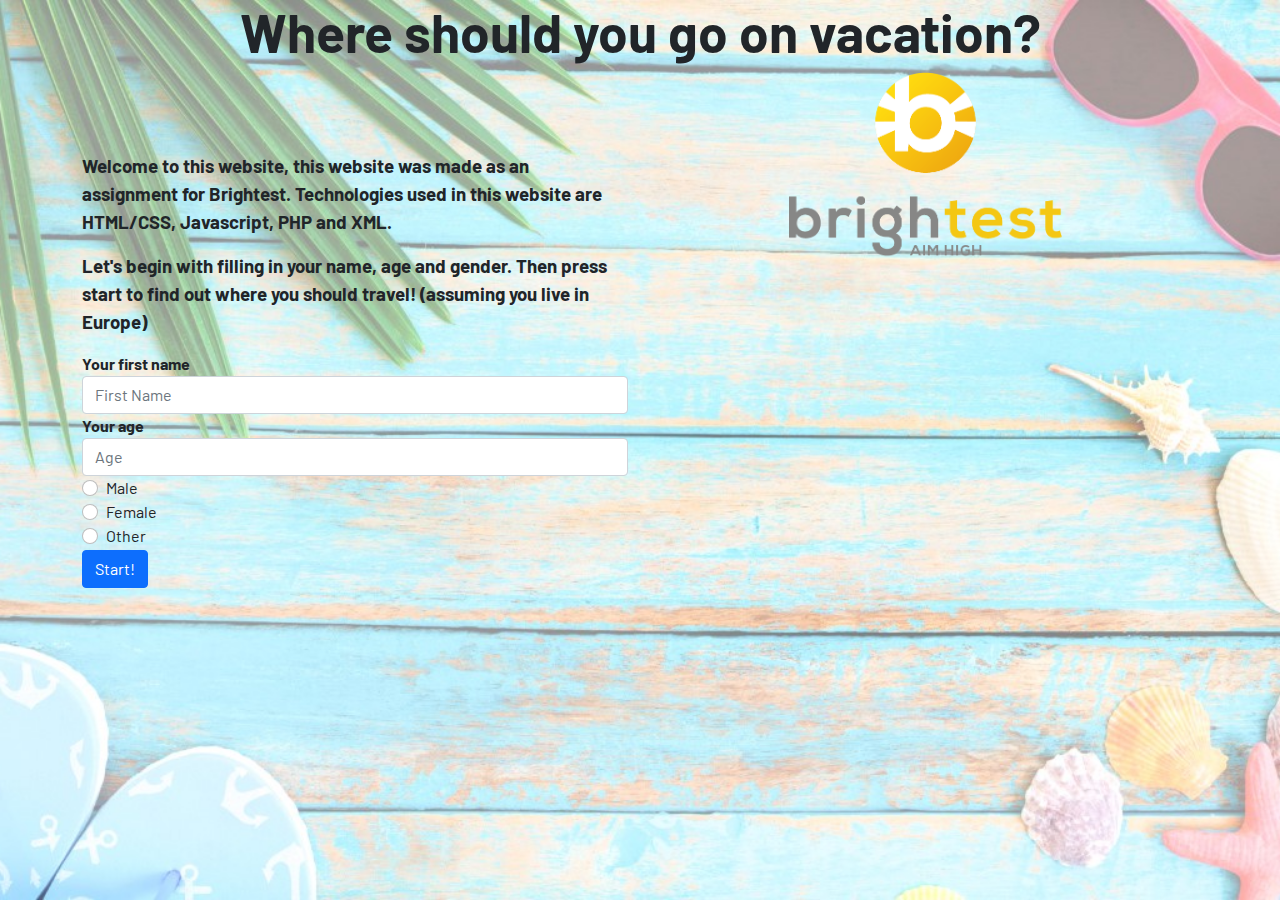
<file: index.html>
<!DOCTYPE html>
<html lang="en">
<head>
    <meta charset="UTF-8">
    <meta http-equiv="X-UA-Compatible" content="IE=edge">
    <meta name="viewport" content="width=device-width, initial-scale=1.0">
    <title>Document</title>
    <link rel="stylesheet" href="bootstrap/css/bootstrap.css">
</head>
<body>
    <script>
        window.location.href = "views/start/start.html";
    </script>
    <script src="bootstrap/js/bootstrap.js" type="text/javascript"></script>
</body>
</html>
</file>
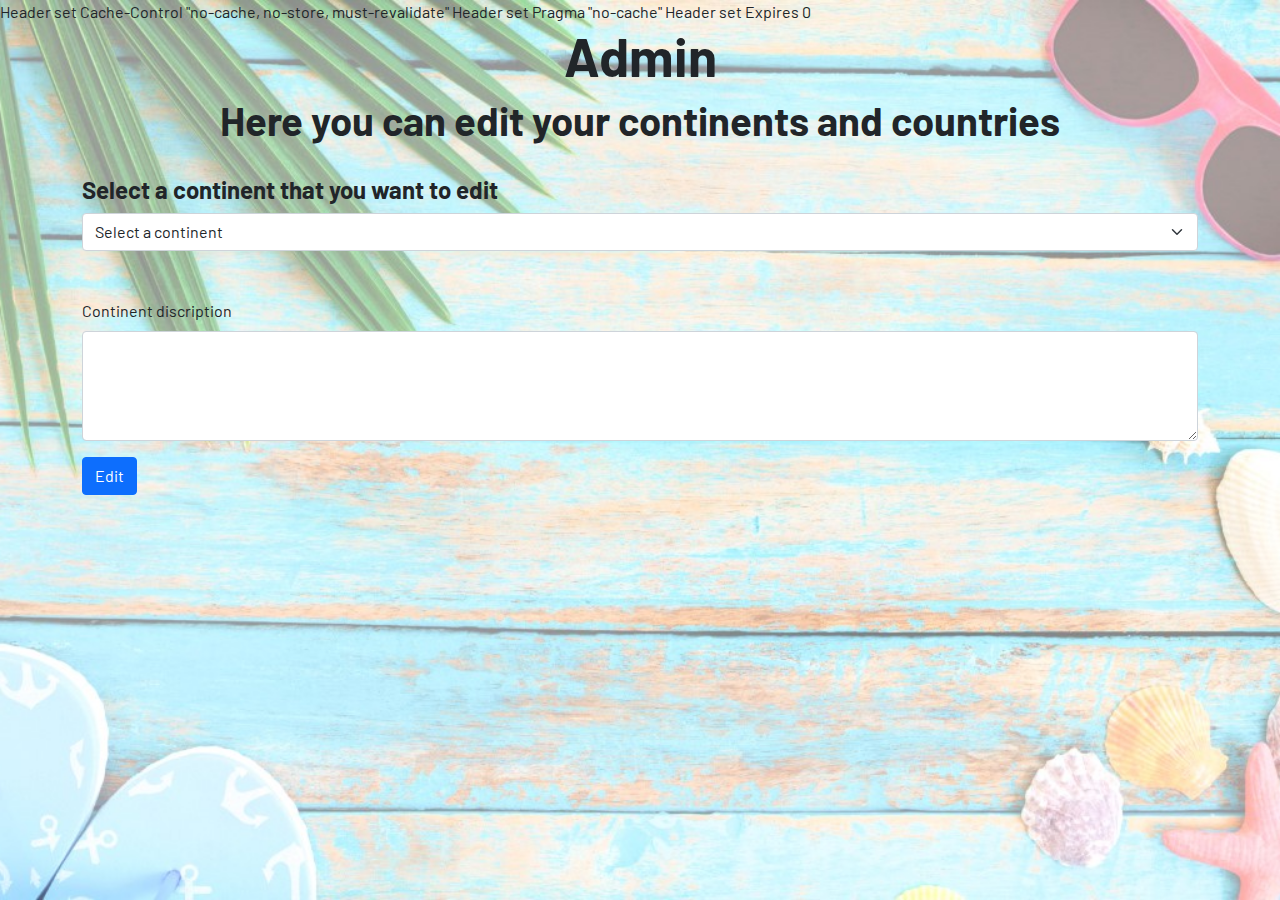
<file: admin/start/admin.html>
<!DOCTYPE html>
<html lang="en">
<head>
    <meta charset="UTF-8">
    <meta http-equiv="X-UA-Compatible" content="IE=edge">
    <meta name="viewport" content="width=device-width, initial-scale=1.0">
    <title>Document</title>
    <link rel="stylesheet" href="../../bootstrap/css/bootstrap.css">
    <link rel="stylesheet" href="../../css/main.css">
    <IfModule mod_headers.c>
        Header set Cache-Control "no-cache, no-store, must-revalidate"
        Header set Pragma "no-cache"
        Header set Expires 0
    </IfModule>
</head>
<body>
    
<div class="container">
    <div class="row">
        <div class="text-center col-md-12">
            <h1>Admin</h1>
            <h3>Here you can edit your continents and countries</h3>
        </div>
    </div>
    <div class="row">
        <div class="col-md-12">
            <br>
            <h4>Select a continent that you want to edit</h4>
            <select onchange="selectValue();" id="continents-select" class="form-select" aria-label="Default select example">
                <option value="">Select a continent</option>
                <option value="europe">Europe</option>
                <option value="asia">Asia</option>
                <option value="australia">Australia</option>
                <option value="america">USA</option>
                <option value="africa">Africa</option>
                <option value="home">Home</option>
            </select>
            <br>
            <br>
        </div>
    </div>
    <div class="row">
        <div class="col-md-12">
            <form id="continent-form" action="../../php/edit_continent.php" method="POST">
                <div class="mb-3">
                  <input type="hidden" name="continent" id="hidden">
                  <label class="form-label">Continent discription</label>
                  <textarea id="discription" class="form-control" name="discription" form="continent-form" rows="4" cols="50"></textarea>
                </div>
                <button type="submit" class="btn btn-primary">Edit</button>
              </form>
        </div>
    </div>
    <div id="edit-country" class="row">
        <div class="col-md-12">
            <br>
            <h4>Select a country that you want to edit</h4>
            <form action="" method="POST">
                <select onchange="selectValueCountry();" id="country-select" class="form-select" aria-label="Default select example">
                    <option value="">Select a country</option>
                </select>
            </form>
        </div>
    </div>
</div>    

    <script src="../../bootstrap/js/bootstrap.js" type="text/javascript"></script>
    <script src="../../classes/Continents.js" type="text/javascript"></script>
    <script src="admin.js" type="text/javascript"></script>
</body>
</html>
</file>
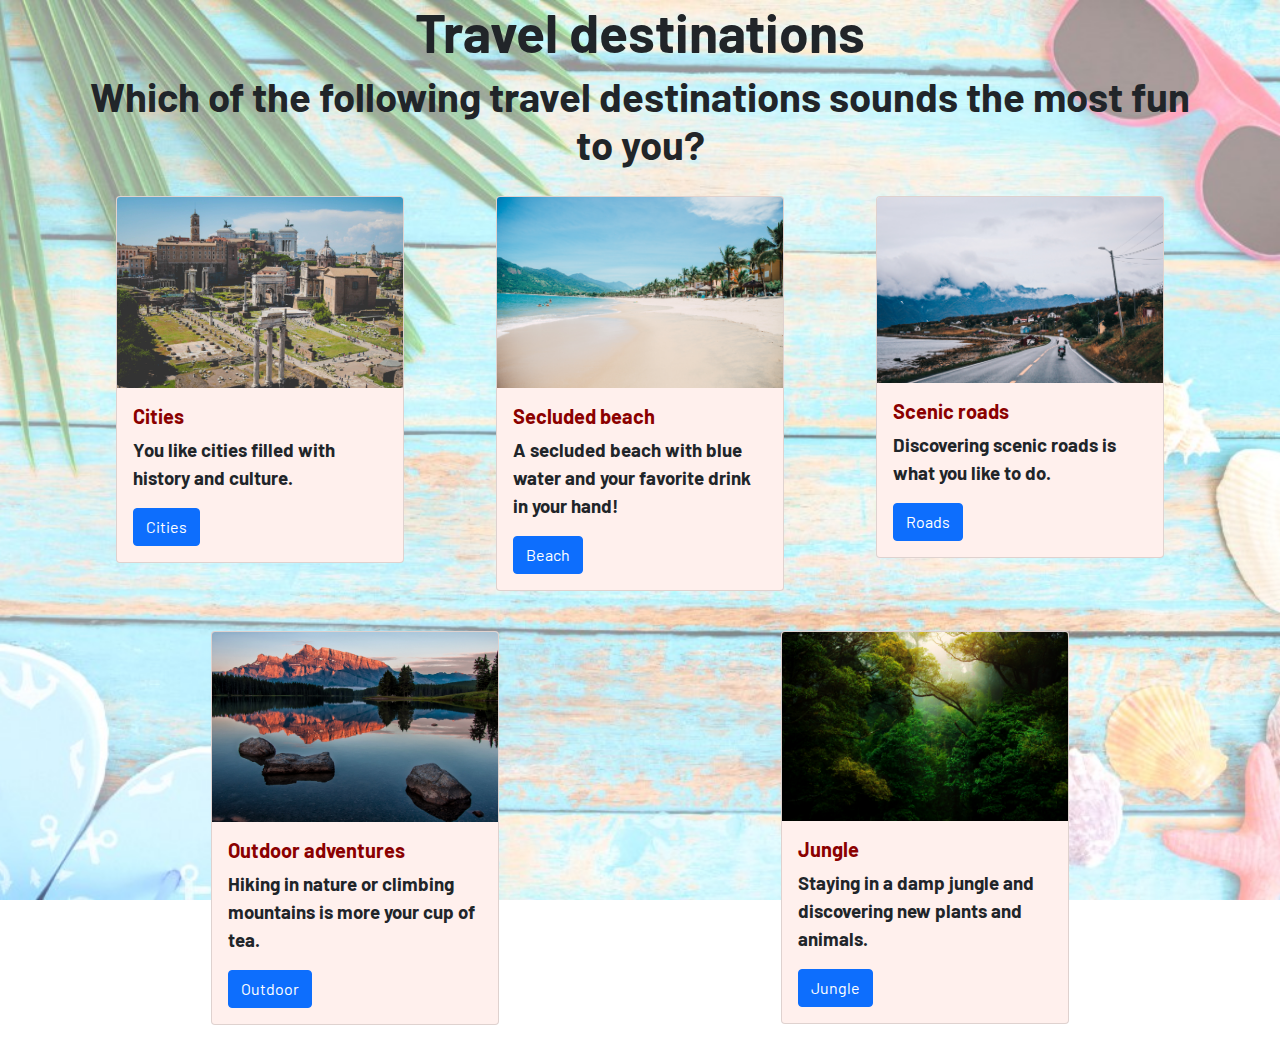
<file: views/destination/dest.html>
<!DOCTYPE html>
<html lang="en">
<head>
    <meta charset="UTF-8">
    <meta http-equiv="X-UA-Compatible" content="IE=edge">
    <meta name="viewport" content="width=device-width, initial-scale=1.0">
    <title>Document</title>
    <link rel="stylesheet" href="../../bootstrap/css/bootstrap.css">
    <link rel="stylesheet" href="../../css/main.css">
</head>
<body>
    
    <div class="container">
        <div class="row">
            <div class="text-center col-md-12">
                <h1>Travel destinations</h1>
                <h3>Which of the following travel destinations sounds the most fun to you?</h3>
            </div>
        </div>
        <div class="row">
            <div class="col-md-4">
                <div class="mx-auto card" style="width: 18rem;">
                    <img src="../../images/cities.jpg" class="card-img-top" alt="...">
                    <div class="card-body">
                      <h5 class="card-title">Cities</h5>
                      <p class="card-text">You like cities filled with history and culture.</p>
                      <a onclick="choice('cities')" href="#" class="btn btn-primary">Cities</a>
                    </div>
                </div>
            </div>
            <div class="col-md-4">
                <div class="mx-auto card" style="width: 18rem;">
                    <img src="../../images/beach.jpg" class="card-img-top" alt="...">
                    <div class="card-body">
                      <h5 class="card-title">Secluded beach</h5>
                      <p class="card-text">A secluded beach with blue water and your favorite drink in your hand!</p>
                      <a onclick="choice('beach')" href="#" class="btn btn-primary">Beach</a>
                    </div>
                </div>
            </div>
            <div class="col-md-4">
                <div class="mx-auto card" style="width: 18rem;">
                    <img src="../../images/roads.jpg" class="card-img-top" alt="...">
                    <div class="card-body">
                      <h5 class="card-title">Scenic roads</h5>
                      <p class="card-text">Discovering scenic roads is what you like to do.</p>
                      <a onclick="choice('roads')" href="#" class="btn btn-primary">Roads</a>
                    </div>
                </div>
            </div>
        </div>
        <div class="row">
            <div class="col-md-6">
                <div class="mx-auto card" style="width: 18rem;">
                    <img src="../../images/outdoor.jpg" class="card-img-top" alt="...">
                    <div class="card-body">
                      <h5 class="card-title">Outdoor adventures</h5>
                      <p class="card-text">Hiking in nature or climbing mountains is more your cup of tea.</p>
                      <a onclick="choice('outdoor')" href="#" class="btn btn-primary">Outdoor</a>
                    </div>
                </div>
            </div>
            <div class="col-md-6">
                <div class="mx-auto card" style="width: 18rem;">
                    <img src="../../images/jungle.jpg" class="card-img-top" alt="...">
                    <div class="card-body">
                      <h5 class="card-title">Jungle</h5>
                      <p class="card-text">Staying in a damp jungle and discovering new plants and animals.</p>
                      <a onclick="choice('jungle')" href="#" class="btn btn-primary">Jungle</a>
                    </div>
                </div>
            </div>
        </div>
    </div>
    
    <script src="../../bootstrap/js/bootstrap.js" type="text/javascript"></script>
    <script src="dest.js" type="text/javascript"></script>
    <script src="../../classes/Choices.js" type="text/javascript"></script>
</body>
</html>
</file>
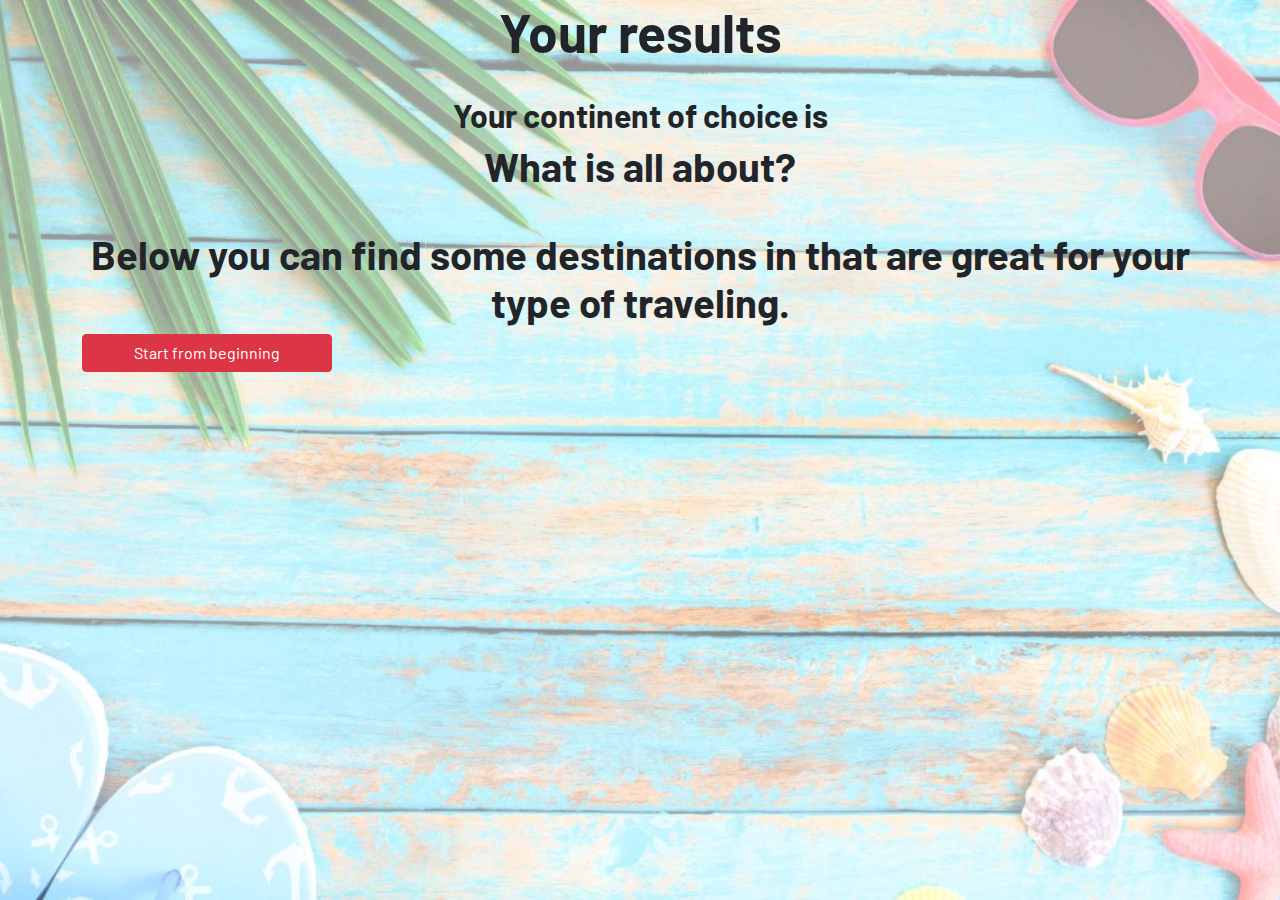
<file: views/final/final.html>
<!DOCTYPE html>
<html lang="en">
<head>
    <meta charset="UTF-8">
    <meta http-equiv="X-UA-Compatible" content="IE=edge">
    <meta name="viewport" content="width=device-width, initial-scale=1.0">
    <title>Document</title>
    <link rel="stylesheet" href="../../bootstrap/css/bootstrap.css">
    <link rel="stylesheet" href="../../css/main.css">
</head>
<body>
    
    <div class="container">
       <div class="row">
           <div class="text-center col-md-12">
               <h1>Your results</h1>
               <br>
           </div>
       </div>
       <div class="row">
           <div class="text-center col-md-12">
               <h2>Your continent of choice is <b><span class="continent-name"></span></b></h2>
               <h3>What is <span class="continent-name"></span> all about?</h3>
               <p><span id="continent-dis"></span></p>
           </div>
       </div>
       <div class="row">
           <div class="text-center col-md-12">
               <br>
               <h3>Below you can find some destinations in <span class="continent-name"></span> that are great for your type of traveling.</h3>
           </div>
       </div>
       <div id="country-row" class="row">
           
       </div>
       <div class="row">
        <div class="col-md-12">
            <button onclick="reset()" style="margin-bottom: 25px; width:250px" class="btn btn-danger">Start from beginning</button>
        </div>
    </div>
    </div>

    <!-- hidden form for editing user travel id -->
    <form id="hiddenForm" action="../../php/edit_user.php" method="POST">
        <input id="hiddenTravelId" type="hidden" name="travelID">
        <input id="hiddenUserName" type="hidden" name="userName">
    </form>

    <script src="../../bootstrap/js/bootstrap.js" type="text/javascript"></script>
    <script src="final.js" type="text/javascript"></script>
    <script src="../../classes/Continents.js" type="text/javascript"></script>
    <script src="../../classes/Reset.js" type="text/javascript"></script>
</body>
</html>
</file>
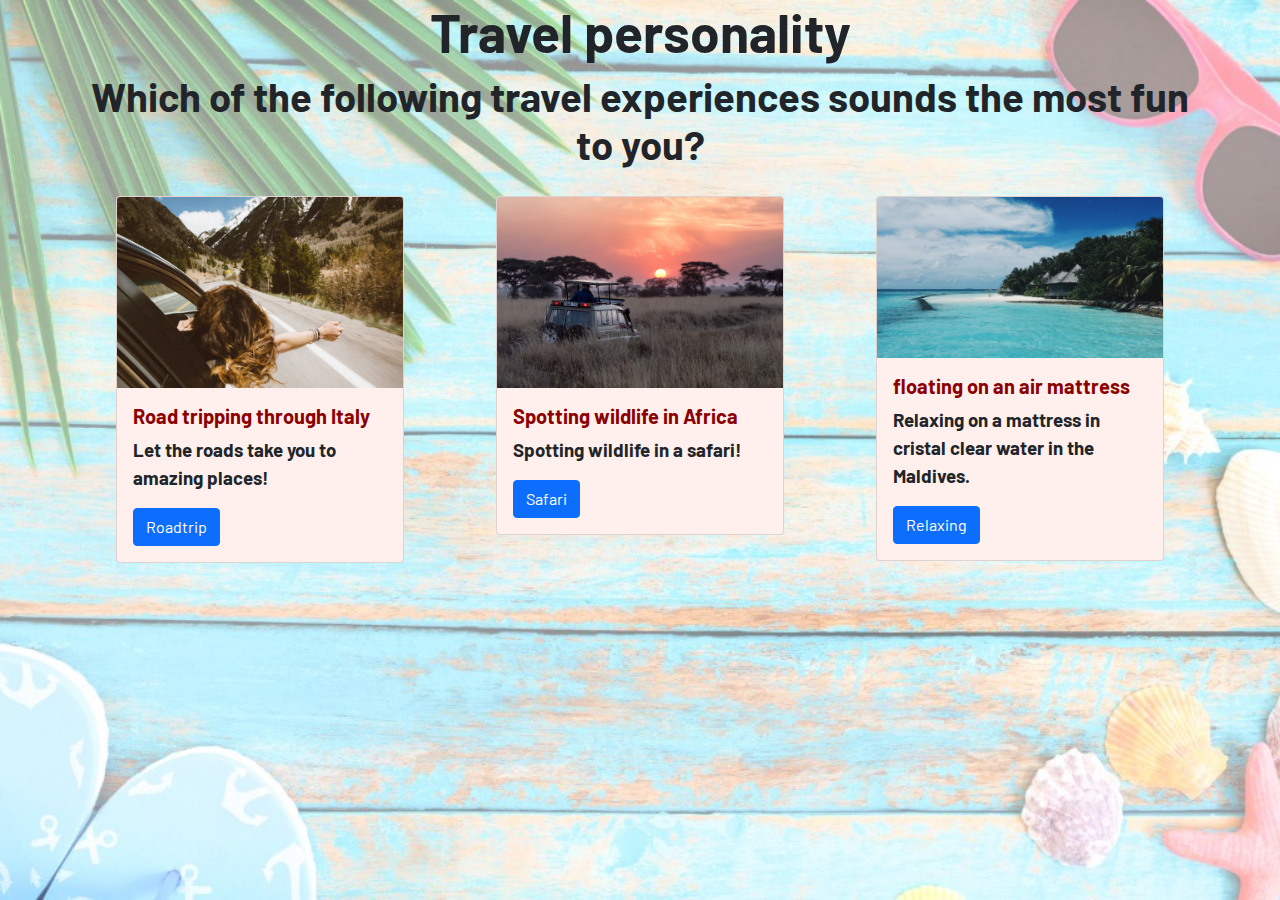
<file: views/personality/person.html>
<!DOCTYPE html>
<html lang="en">
<head>
    <meta charset="UTF-8">
    <meta http-equiv="X-UA-Compatible" content="IE=edge">
    <meta name="viewport" content="width=device-width, initial-scale=1.0">
    <title>Document</title>
    <link rel="stylesheet" href="../../bootstrap/css/bootstrap.css">
    <link rel="stylesheet" href="../../css/main.css">
</head>
<body>
    
    <div class="container">
        <div class="row">
            <div class="text-center col-md-12">
                <h1>Travel personality</h1>
                <h3>Which of the following travel experiences sounds the most fun to you?</h3>
            </div>
        </div>
        <div class="row">
            <div class="col-md-4">
                <div class="mx-auto card" style="width: 18rem;">
                    <img src="../../images/roadtrip.jpg" class="card-img-top" alt="...">
                    <div class="card-body">
                      <h5 class="card-title">Road tripping through Italy</h5>
                      <p class="card-text">Let the roads take you to amazing places!</p>
                      <a onclick="choice('roadtrip')" href="#" class="btn btn-primary">Roadtrip</a>
                    </div>
                </div>
            </div>
            <div class="col-md-4">
                <div class="mx-auto card" style="width: 18rem;">
                    <img src="../../images/safari.jpg" class="card-img-top" alt="...">
                    <div class="card-body">
                      <h5 class="card-title">Spotting wildlife in Africa</h5>
                      <p class="card-text">Spotting wildlife in a safari!</p>
                      <a onclick="choice('safari')" href="#" class="btn btn-primary">Safari</a>
                    </div>
                </div>
            </div>
            <div class="col-md-4">
                <div class="mx-auto card" style="width: 18rem;">
                    <img src="../../images/sea.jpg" class="card-img-top" alt="...">
                    <div class="card-body">
                      <h5 class="card-title">floating on an air mattress</h5>
                      <p class="card-text">Relaxing on a mattress in cristal clear water in the Maldives.</p>
                      <a onclick="choice('sea')" href="#" class="btn btn-primary">Relaxing</a>
                    </div>
                </div>
            </div>
        </div>
    </div>
    
    <script src="../../bootstrap/js/bootstrap.js" type="text/javascript"></script>
    <script src="person.js" type="text/javascript"></script>
    <script src="../../classes/Choices.js" type="text/javascript"></script>
</body>
</html>
</file>
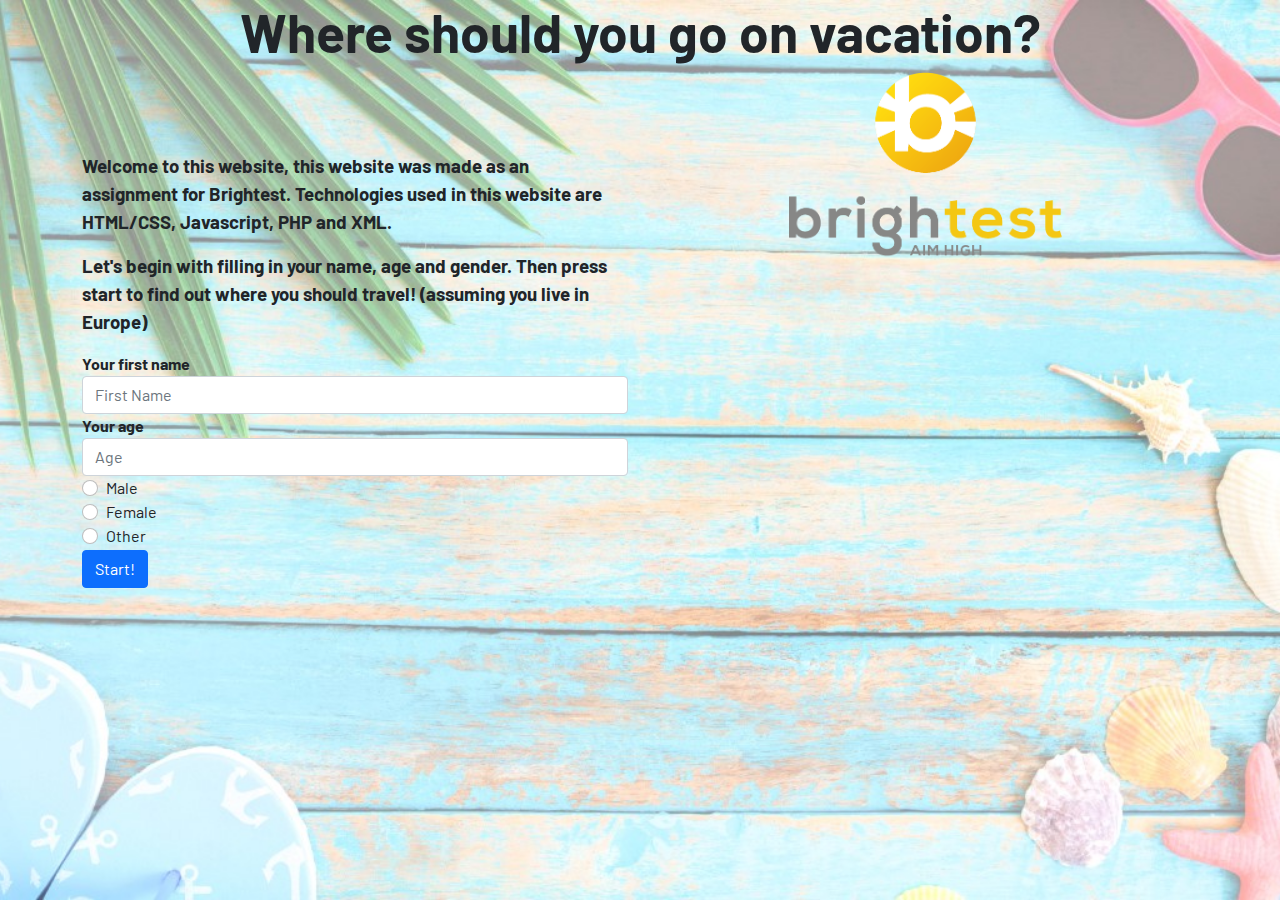
<file: views/start/start.html>
<!DOCTYPE html>
<html lang="en">

<head>
    <meta charset="UTF-8">
    <meta http-equiv="X-UA-Compatible" content="IE=edge">
    <meta name="viewport" content="width=device-width, initial-scale=1.0">
    <title>Document</title>
    <link rel="stylesheet" href="../../bootstrap/css/bootstrap.css">
    <link rel="stylesheet" href="../../css/main.css">
</head>

<body>

    <div class="container">
        <div class="row">
            <div class="col-md-12">
                <h1 class="text-center">Where should you go on vacation?</h1>
            </div>
        </div>
        <div class="row">
            <div id="welcomeText" class="col-md-6">
                <p>Welcome to this website, this website was made as an assignment for Brightest.
                    Technologies used in this website are HTML/CSS, Javascript, PHP and XML.
                </p>
                <p>
                    Let's begin with filling in your name, age and gender. Then press start to find out where you should travel! (assuming you live in Europe)
                </p>

                <!-- form, send person details to XML file with PHP -->
                <form action="../../php/make_user.php" method="POST">
                    <div class="form-group">
                      <label for="firstname" class="text">Your first name</label>
                      <input id="userName" name="firstname" type="text" class="form-control" placeholder="First Name" required>
                    </div>
                    <div class="form-group">
                      <label for="age" class="text">Your age</label>
                      <input name="age" type="number" class="form-control" placeholder="Age" required>
                    </div>
                    <div class="form-check">
                        <input class="form-check-input" type="radio" name="gender" value="male" required>
                        <label class="form-check-label" for="male">
                          Male
                        </label>
                        <br>
                        <input class="form-check-input" type="radio" name="gender" value="female">
                        <label class="form-check-label" for="female">
                          Female
                        </label>
                        <br>
                        <input class="form-check-input" type="radio" name="gender" value="other">
                        <label class="form-check-label" for="other">
                          Other
                        </label>
                    </div>
                    <button onclick="saveUserName()" type="submit" class="btn btn-primary">Start!</button>
                  </form>

            </div>
            <div class="col-md-6">
                <img id="imgstart" src="../../images/brightest.png" alt="">
            </div>
        </div>
    </div>

    <script src="../../bootstrap/js/bootstrap.js" type="text/javascript"></script>
    <script src="start.js" type="text/javascript"></script>
</body>

</html>
</file>
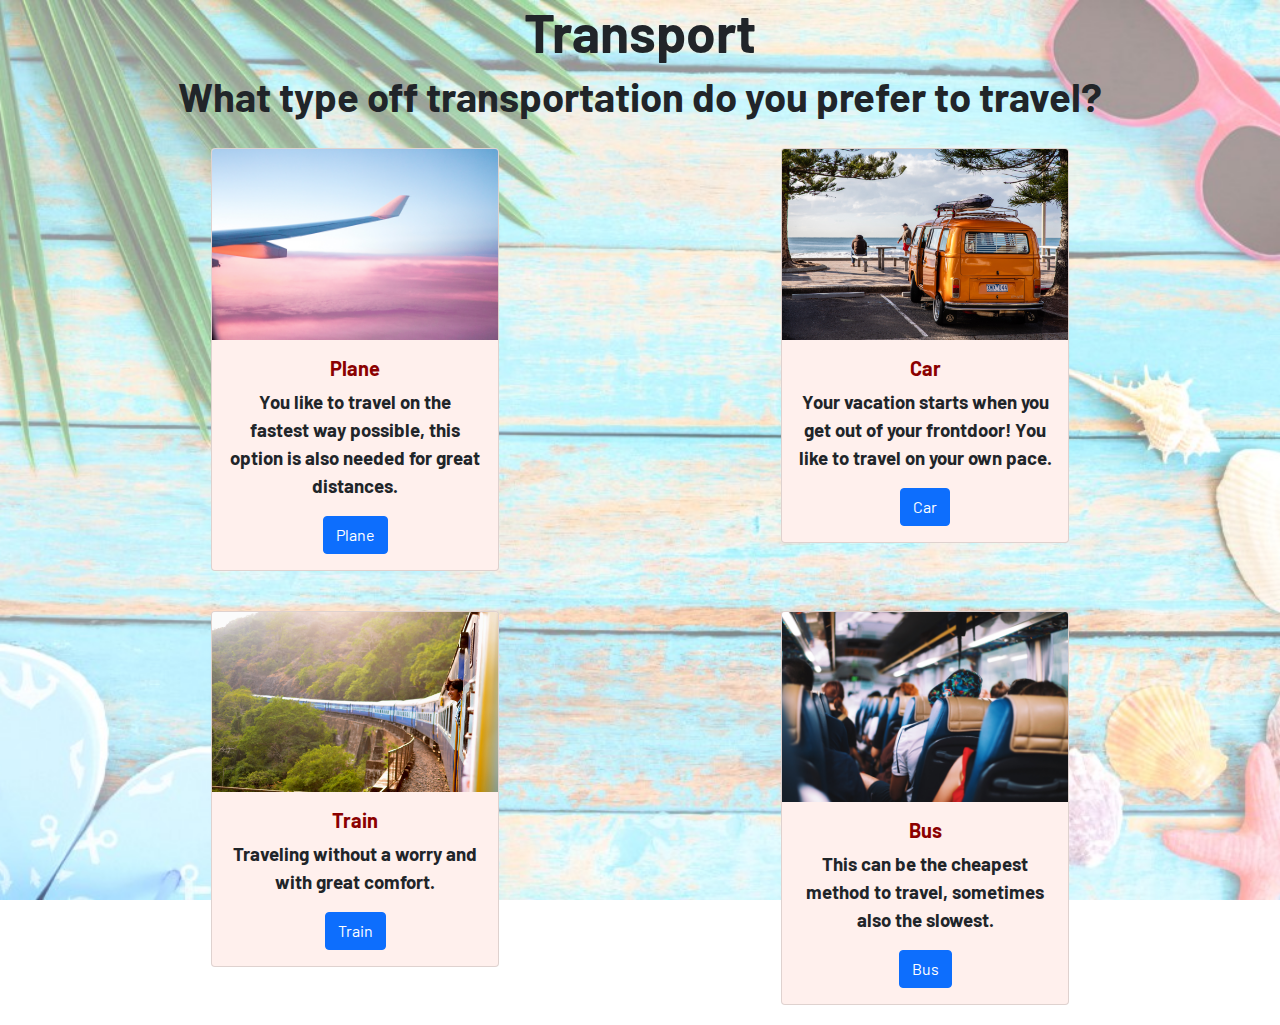
<file: views/transport/transport.html>
<!DOCTYPE html>
<html lang="en">
<head>
    <meta charset="UTF-8">
    <meta http-equiv="X-UA-Compatible" content="IE=edge">
    <meta name="viewport" content="width=device-width, initial-scale=1.0">
    <title>Document</title>
    <link rel="stylesheet" href="../../bootstrap/css/bootstrap.css">
    <link rel="stylesheet" href="../../css/main.css">
</head>
<body>
    
    <div class="container">
        <div class="row">
            <div class="col-md-12">
                <h1 class="text-center">Transport</h1>
                <h3 class="text-center">What type off transportation do you prefer to travel?</h3>
            </div>
        </div>
        <div class="row">
            <div class="text-center col-lg-6">
                <div class="mx-auto card" style="width: 18rem;">
                    <img src="../../images/plane.jpg" class="card-img-top" alt="...">
                    <div class="card-body">
                      <h5 class="card-title">Plane</h5>
                      <p class="card-text">You like to travel on the fastest way possible, this option is also needed for great distances.</p>
                      <a onclick="choice('plane')" href="#" class="btn btn-primary">Plane</a>
                    </div>
                </div>
            </div>
            <div class="text-center col-lg-6">
                <div class="mx-auto card" style="width: 18rem;">
                    <img src="../../images/car.jpg" class="card-img-top" alt="...">
                    <div class="card-body">
                      <h5 class="card-title">Car</h5>
                      <p class="card-text">Your vacation starts when you get out of your frontdoor! You like to travel on your own pace.</p>
                      <a onclick="choice('car')" href="#" class="btn btn-primary">Car</a>
                    </div>
                </div>
            </div>
        </div>
        <div class="row">
            <div class="text-center col-lg-6">
                <div class="mx-auto card" style="width: 18rem;">
                    <img src="../../images/train.jpg" class="card-img-top" alt="...">
                    <div class="card-body">
                      <h5 class="card-title">Train</h5>
                      <p class="card-text">Traveling without a worry and with great comfort.</p>
                      <a onclick="choice('train')" href="#" class="btn btn-primary">Train</a>
                    </div>
                </div>
            </div>
            <div class="text-center col-lg-6">
                <div class="mx-auto card" style="width: 18rem;">
                    <img src="../../images/bus.jpg" class="card-img-top" alt="...">
                    <div class="card-body">
                      <h5 class="card-title">Bus</h5>
                      <p class="card-text">This can be the cheapest method to travel, sometimes also the slowest.</p>
                      <a onclick="choice('bus')" href="#" class="btn btn-primary">Bus</a>
                    </div>
                </div>
            </div>
        </div>
    </div>
    
    <script src="../../bootstrap/js/bootstrap.js" type="text/javascript"></script>
    <script src="transport.js" type="text/javascript"></script>
    <script src="../../classes/Choices.js" type="text/javascript"></script>
</body>
</html>
</file>
<file: css/main.css>
@import url('https://fonts.googleapis.com/css2?family=Barlow:wght@100&display=swap');


body, html{
    background: url('../images/background1.jpg') no-repeat center center fixed; 
    -webkit-background-size: cover;
    -moz-background-size: cover;
    -o-background-size: cover;
    background-size: cover;
    font-family: 'Barlow', sans-serif;
}

img {
    display: block;
    margin-left: auto;
    margin-right: auto;
    width: 50%;
}

p, .text {
    font-weight: 650;
}

h1, h2, h3, h4, h5, p {
    font-weight: 700;
}

h1 {
    font-size:40pt;
}

h3 {
    font-size: 30pt;
}

h5 {
    font-size: 15pt
}

p {
    font-size: 14pt;
}

#welcomeText {
    margin-top: 80px;
    margin-bottom: 50px;
}

.card {
    background-color: #FFF0ED;
}

.card-title {
    color: darkred;
}
</file>
